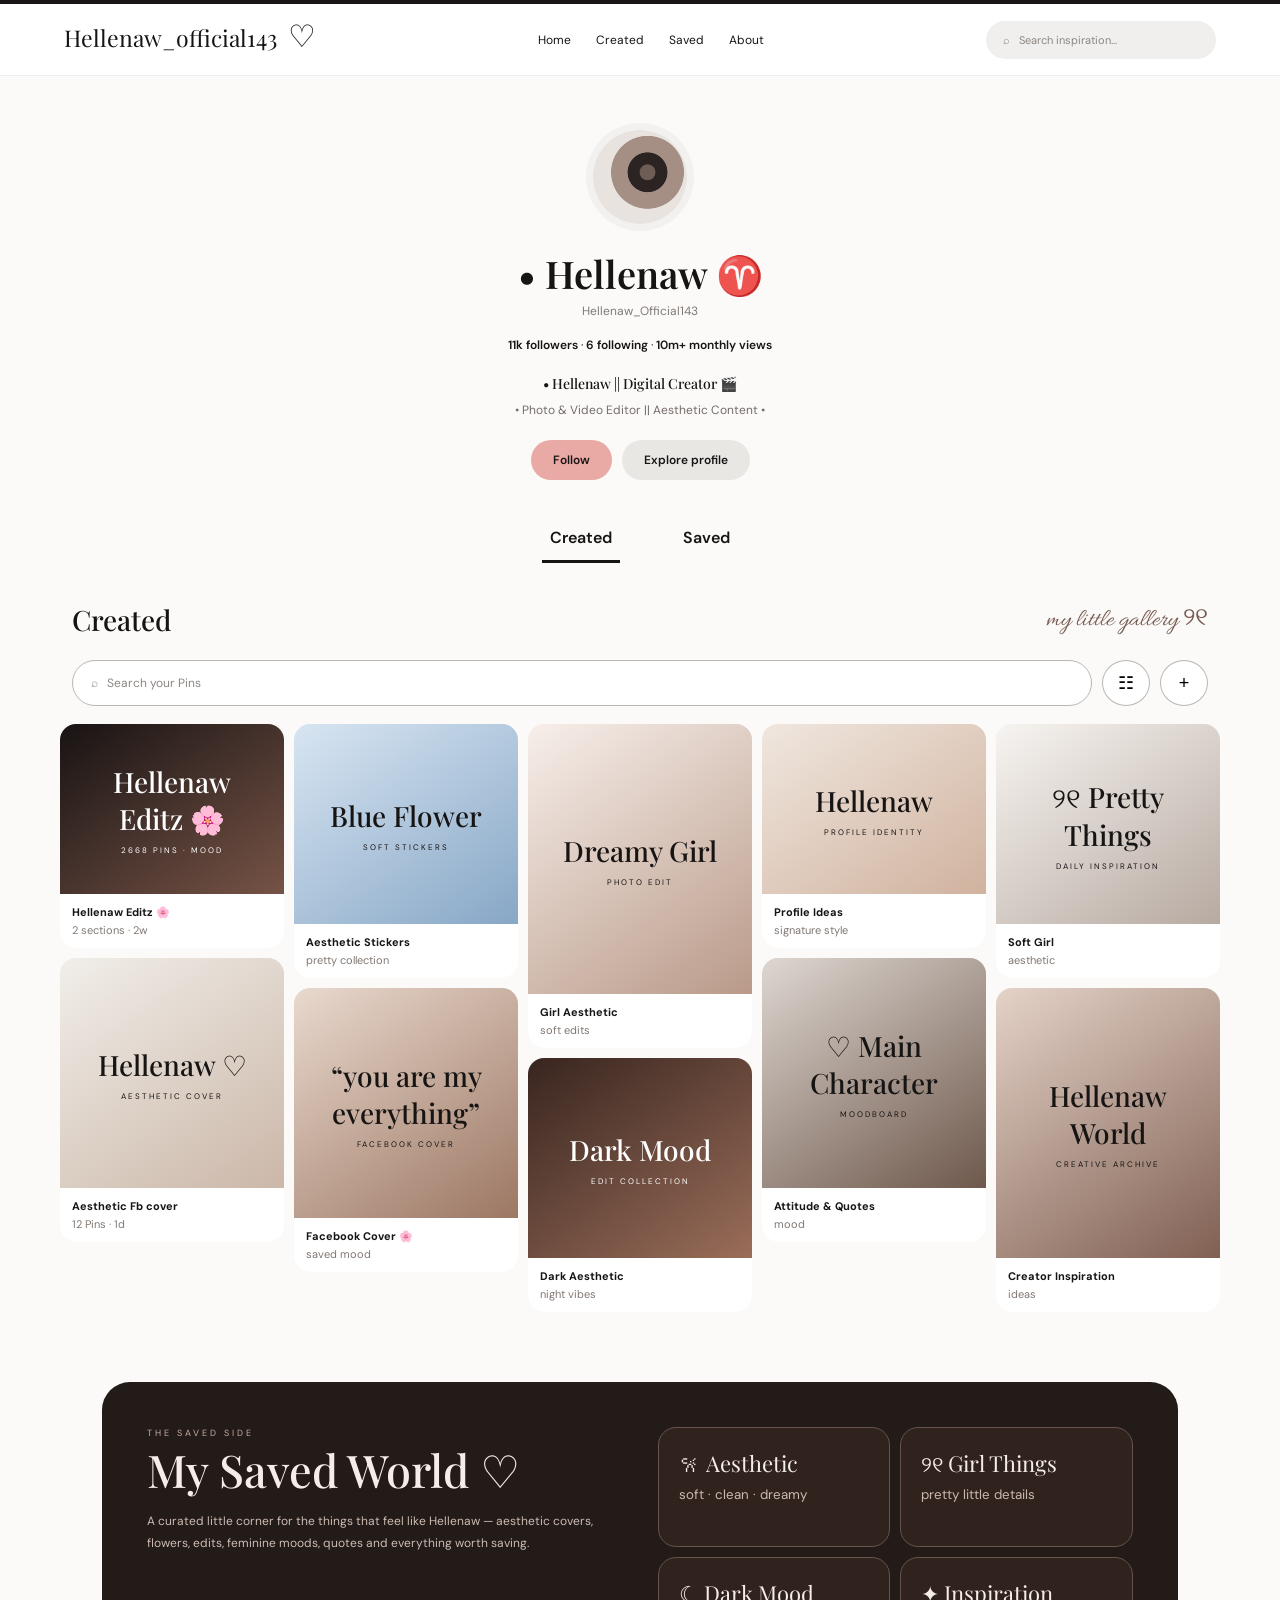
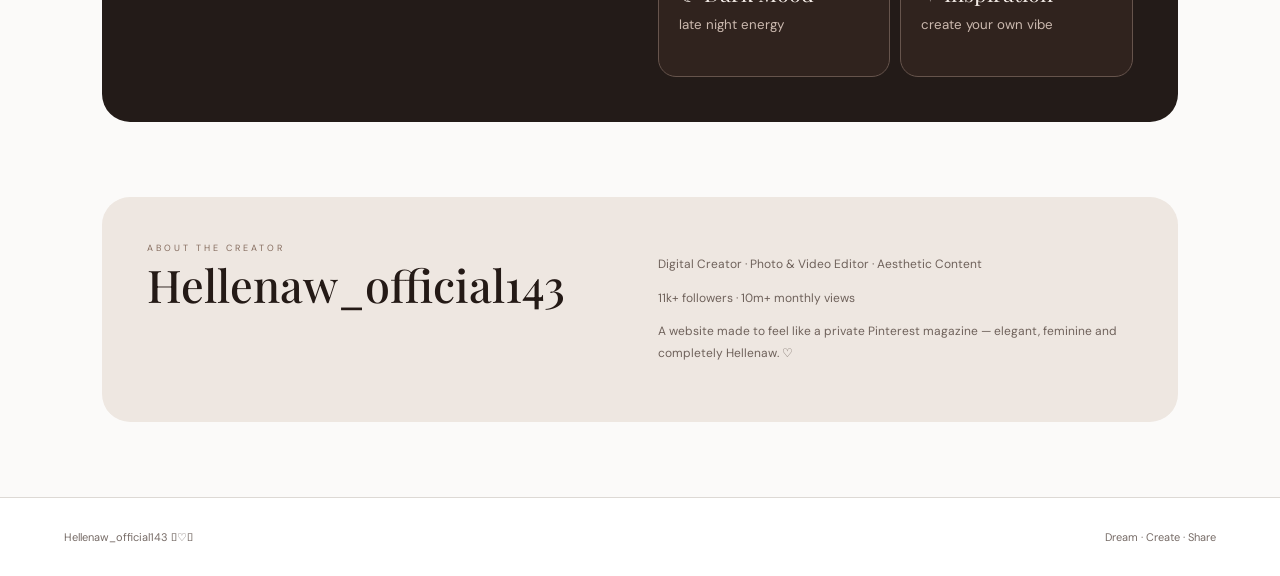
<file: Hellenaw_official143_Pinterest_Aesthetic_V2-2.html>
<!DOCTYPE html>
<html lang="en">
<head>
<meta charset="UTF-8">
<meta name="viewport" content="width=device-width, initial-scale=1.0">
<title>Hellenaw_official143 · Pinterest</title>
<style>
@import url('https://fonts.googleapis.com/css2?family=Playfair+Display:wght@500;600&family=DM+Sans:wght@400;500;600&family=Allura&display=swap');
:root{--bg:#fbfaf9;--ink:#171414;--soft:#eceae7;--brown:#5a3d31;--pink:#e9aaa6;--line:#ddd9d5}
*{box-sizing:border-box}html{scroll-behavior:smooth}body{margin:0;background:var(--bg);color:var(--ink);font-family:"DM Sans",sans-serif}
a{text-decoration:none;color:inherit}.top{height:4px;background:#191515}
.nav{height:72px;background:#fff;display:flex;align-items:center;justify-content:space-between;padding:0 5%;position:sticky;top:0;z-index:20;border-bottom:1px solid #eee}
.brand{font-family:"Playfair Display",serif;font-size:23px}.brand span{font-family:Allura;font-size:31px;margin-left:5px}
.navlinks{display:flex;gap:25px;font-size:12px}.navlinks a:hover{text-decoration:underline}
.search{width:230px;background:#f1efed;border-radius:28px;padding:12px 17px;color:#8b8581;font-size:11px}
.hero{max-width:1120px;margin:auto;text-align:center;padding:54px 20px 28px}
.avatar{width:94px;height:94px;border-radius:50%;margin:auto;background:radial-gradient(circle at 58% 45%,#6e5d54 0 10%,#2c2422 11% 26%,#a58e83 27% 48%,#e8e3df 49% 100%);box-shadow:0 0 0 7px #f3f1ef}
.hero h1{font:600 38px "Playfair Display";margin:24px 0 4px}.handle{color:#807873;font-size:12px}.stats{font-size:12px;margin:18px 0}.stats b{font-weight:600}
.bio{font:500 14px "Playfair Display";line-height:1.8}.subbio{color:#756c68;font-size:12px;margin-top:6px}.actions{margin:22px 0;display:flex;justify-content:center;gap:10px}.btn{padding:12px 22px;border-radius:25px;font-size:12px;font-weight:600}.primary{background:var(--pink)}.secondary{background:#e9e7e4}
.tabs{display:flex;justify-content:center;gap:55px;margin-top:35px;font-weight:600}.tabs a{padding:12px 8px}.tabs .active{border-bottom:3px solid #171414}
.profileline{max-width:1180px;margin:10px auto 0;padding:0 22px;display:flex;justify-content:space-between;align-items:center}.profileline h2{font:500 28px "Playfair Display";margin:0}.profileline span{font-family:Allura;font-size:25px;color:#765b4e}
.tools{max-width:1180px;margin:22px auto 18px;padding:0 22px;display:flex;gap:10px}.pinsearch{flex:1;border:1px solid #bbb6b1;border-radius:24px;padding:14px 18px;background:#fff;color:#8b8581;font-size:12px}.filter,.add{width:48px;border:1px solid #bbb6b1;background:white;border-radius:50%;font-size:18px}
.grid{max-width:1180px;margin:auto;padding:0 10px 70px;columns:5 160px;column-gap:10px}
.card{break-inside:avoid;margin-bottom:10px;border-radius:16px;overflow:hidden;background:#eee;position:relative;cursor:pointer}.art{display:flex;align-items:center;justify-content:center;text-align:center;min-height:170px;padding:22px}
.card:nth-child(2n) .art{min-height:230px}.card:nth-child(3n) .art{min-height:200px}.card:nth-child(5n) .art{min-height:270px}
.art h3{font:500 28px "Playfair Display";margin:0}.art small{display:block;font-size:8px;letter-spacing:2px;margin-top:8px;text-transform:uppercase}
.c1{background:linear-gradient(145deg,#181313,#765346);color:white}.c2{background:linear-gradient(145deg,#f1eee9,#cbb7a8)}.c3{background:linear-gradient(145deg,#d8e5f2,#87a7c6)}.c4{background:linear-gradient(145deg,#e9d9ce,#9c7763)}.c5{background:linear-gradient(145deg,#f7efea,#b99a89)}.c6{background:linear-gradient(145deg,#38251f,#9a6d59);color:white}.c7{background:linear-gradient(145deg,#f0e7df,#d0b29e)}.c8{background:linear-gradient(145deg,#ded7d1,#6e584c)}.c9{background:linear-gradient(145deg,#f7f4f1,#b7aaa1)}.c10{background:linear-gradient(145deg,#e5d3c8,#806053)}
.label{background:#fff;padding:11px 12px;font-size:11px}.label b{display:block;margin-bottom:4px}.label span{color:#817873}
.collection{max-width:1120px;margin:0 auto 75px;padding:0 22px}.collectionbox{background:#231b18;color:#f5ede8;border-radius:28px;padding:45px;display:grid;grid-template-columns:1fr 1fr;gap:35px}.collectionbox h2{font:500 45px "Playfair Display";margin:0 0 10px}.collectionbox p{color:#cdbcb3;line-height:1.8;font-size:12px}.minirow{display:grid;grid-template-columns:1fr 1fr;gap:10px}.mini{border:1px solid #66544c;border-radius:18px;padding:20px;min-height:120px;background:#30231e}.mini strong{font:22px "Playfair Display"}.mini small{display:block;margin-top:8px;color:#cbb9af}
footer{background:#fff;border-top:1px solid var(--line);padding:32px 5%;display:flex;justify-content:space-between;color:#766b66;font-size:11px}
@media(max-width:800px){.navlinks{display:none}.search{width:130px}.grid{columns:3 130px}.collectionbox{grid-template-columns:1fr;padding:30px}.tabs{gap:30px}}
@media(max-width:500px){.nav{padding:0 15px}.brand{font-size:18px}.search{display:none}.hero{padding-top:35px}.hero h1{font-size:31px}.grid{columns:2 125px;padding-left:5px;padding-right:5px}.profileline{padding:0 15px}.tools{padding:0 15px}.collection{padding:0 15px}.minirow{grid-template-columns:1fr 1fr}}
</style>
</head>
<body>
<div class="top"></div>
<header class="nav">
  <a class="brand" href="#home">Hellenaw_official143 <span>♡</span></a>
  <div class="navlinks"><a href="#home">Home</a><a href="#created">Created</a><a href="#saved">Saved</a><a href="#about">About</a></div>
  <div class="search">⌕ &nbsp; Search inspiration...</div>
</header>

<section class="hero" id="home">
  <div class="avatar"></div>
  <h1>• Hellenaw ♈</h1>
  <div class="handle">Hellenaw_Official143</div>
  <div class="stats"><b>11k followers</b> · <b>6 following</b> · <b>10m+ monthly views</b></div>
  <div class="bio">• Hellenaw || Digital Creator 🎬</div>
  <div class="subbio">• Photo & Video Editor || Aesthetic Content •</div>
  <div class="actions"><a class="btn primary" href="https://www.pinterest.com/hellenaw_official143/" target="_blank">Follow</a><a class="btn secondary" href="#created">Explore profile</a></div>
  <div class="tabs"><a class="active" href="#created">Created</a><a href="#saved">Saved</a></div>
</section>

<section id="created">
<div class="profileline"><h2>Created</h2><span>my little gallery ୨୧</span></div>
<div class="tools"><div class="pinsearch">⌕ &nbsp; Search your Pins</div><button class="filter">☷</button><button class="add">+</button></div>
<div class="grid">
  <article class="card"><div class="art c1"><div><h3>Hellenaw Editz 🌸</h3><small>2668 pins · mood</small></div></div><div class="label"><b>Hellenaw Editz 🌸</b><span>2 sections · 2w</span></div></article>
  <article class="card"><div class="art c2"><div><h3>Hellenaw ♡</h3><small>aesthetic cover</small></div></div><div class="label"><b>Aesthetic Fb cover</b><span>12 Pins · 1d</span></div></article>
  <article class="card"><div class="art c3"><div><h3>Blue Flower</h3><small>soft stickers</small></div></div><div class="label"><b>Aesthetic Stickers</b><span>pretty collection</span></div></article>
  <article class="card"><div class="art c4"><div><h3>“you are my everything”</h3><small>Facebook cover</small></div></div><div class="label"><b>Facebook Cover 🌸</b><span>saved mood</span></div></article>
  <article class="card"><div class="art c5"><div><h3>Dreamy Girl</h3><small>photo edit</small></div></div><div class="label"><b>Girl Aesthetic</b><span>soft edits</span></div></article>
  <article class="card"><div class="art c6"><div><h3>Dark Mood</h3><small>edit collection</small></div></div><div class="label"><b>Dark Aesthetic</b><span>night vibes</span></div></article>
  <article class="card"><div class="art c7"><div><h3>Hellenaw</h3><small>profile identity</small></div></div><div class="label"><b>Profile Ideas</b><span>signature style</span></div></article>
  <article class="card"><div class="art c8"><div><h3>♡ Main Character</h3><small>moodboard</small></div></div><div class="label"><b>Attitude & Quotes</b><span>mood</span></div></article>
  <article class="card"><div class="art c9"><div><h3>୨୧ Pretty Things</h3><small>daily inspiration</small></div></div><div class="label"><b>Soft Girl</b><span>aesthetic</span></div></article>
  <article class="card"><div class="art c10"><div><h3>Hellenaw World</h3><small>creative archive</small></div></div><div class="label"><b>Creator Inspiration</b><span>ideas</span></div></article>
</div>
</section>

<section class="collection" id="saved">
<div class="collectionbox">
<div><div style="letter-spacing:3px;font-size:9px;color:#c7ada0">THE SAVED SIDE</div><h2>My Saved World ♡</h2><p>A curated little corner for the things that feel like Hellenaw — aesthetic covers, flowers, edits, feminine moods, quotes and everything worth saving.</p></div>
<div class="minirow">
<div class="mini"><strong>𐙚 Aesthetic</strong><small>soft · clean · dreamy</small></div>
<div class="mini"><strong>୨୧ Girl Things</strong><small>pretty little details</small></div>
<div class="mini"><strong>☾ Dark Mood</strong><small>late night energy</small></div>
<div class="mini"><strong>✦ Inspiration</strong><small>create your own vibe</small></div>
</div>
</div>
</section>

<section class="collection" id="about">
<div class="collectionbox" style="background:#eee7e1;color:#241a16">
<div><div style="letter-spacing:3px;font-size:9px;color:#856c5e">ABOUT THE CREATOR</div><h2>Hellenaw_official143</h2></div>
<div><p style="color:#6f625b">Digital Creator · Photo & Video Editor · Aesthetic Content</p><p style="color:#6f625b">11k+ followers · 10m+ monthly views</p><p style="color:#6f625b">A website made to feel like a private Pinterest magazine — elegant, feminine and completely Hellenaw. ♡</p></div>
</div>
</section>

<footer><span>Hellenaw_official143 𓆩♡𓆪</span><span>Dream · Create · Share</span></footer>
</body>
</html>
</file>
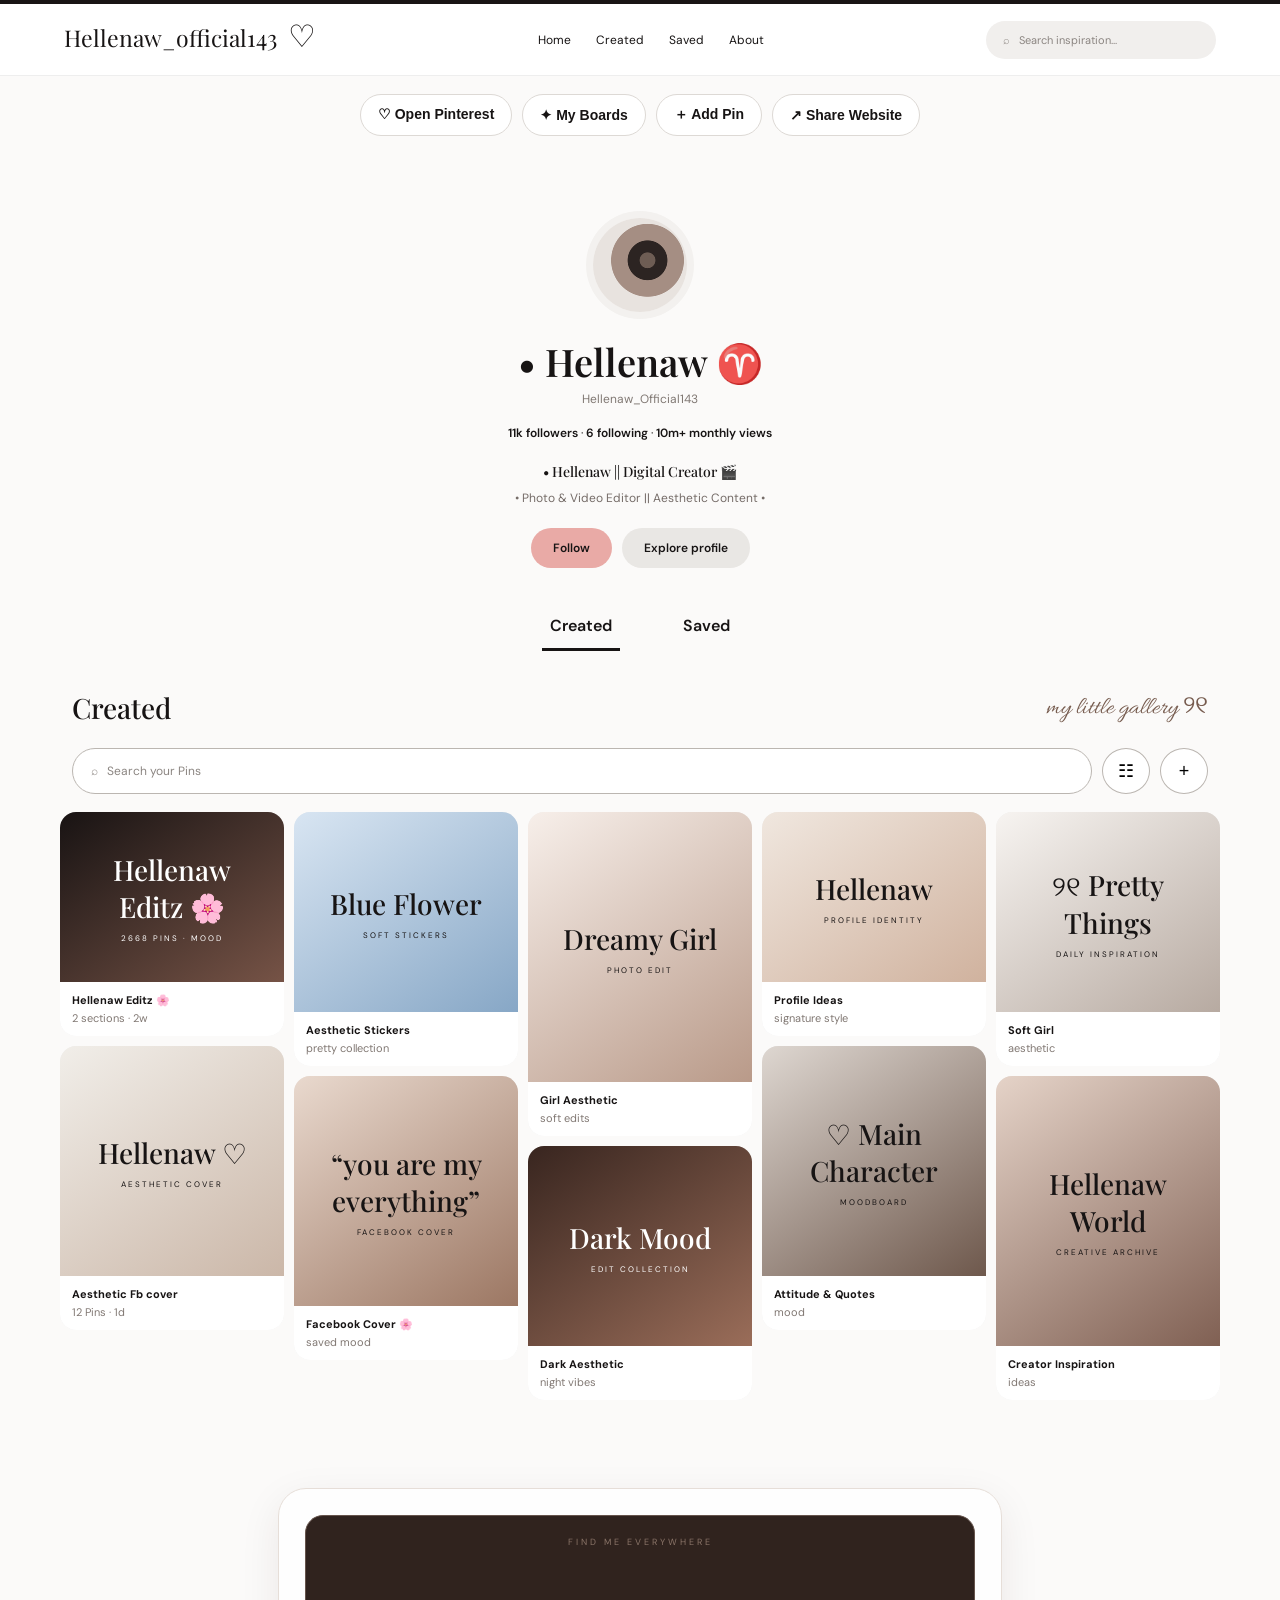
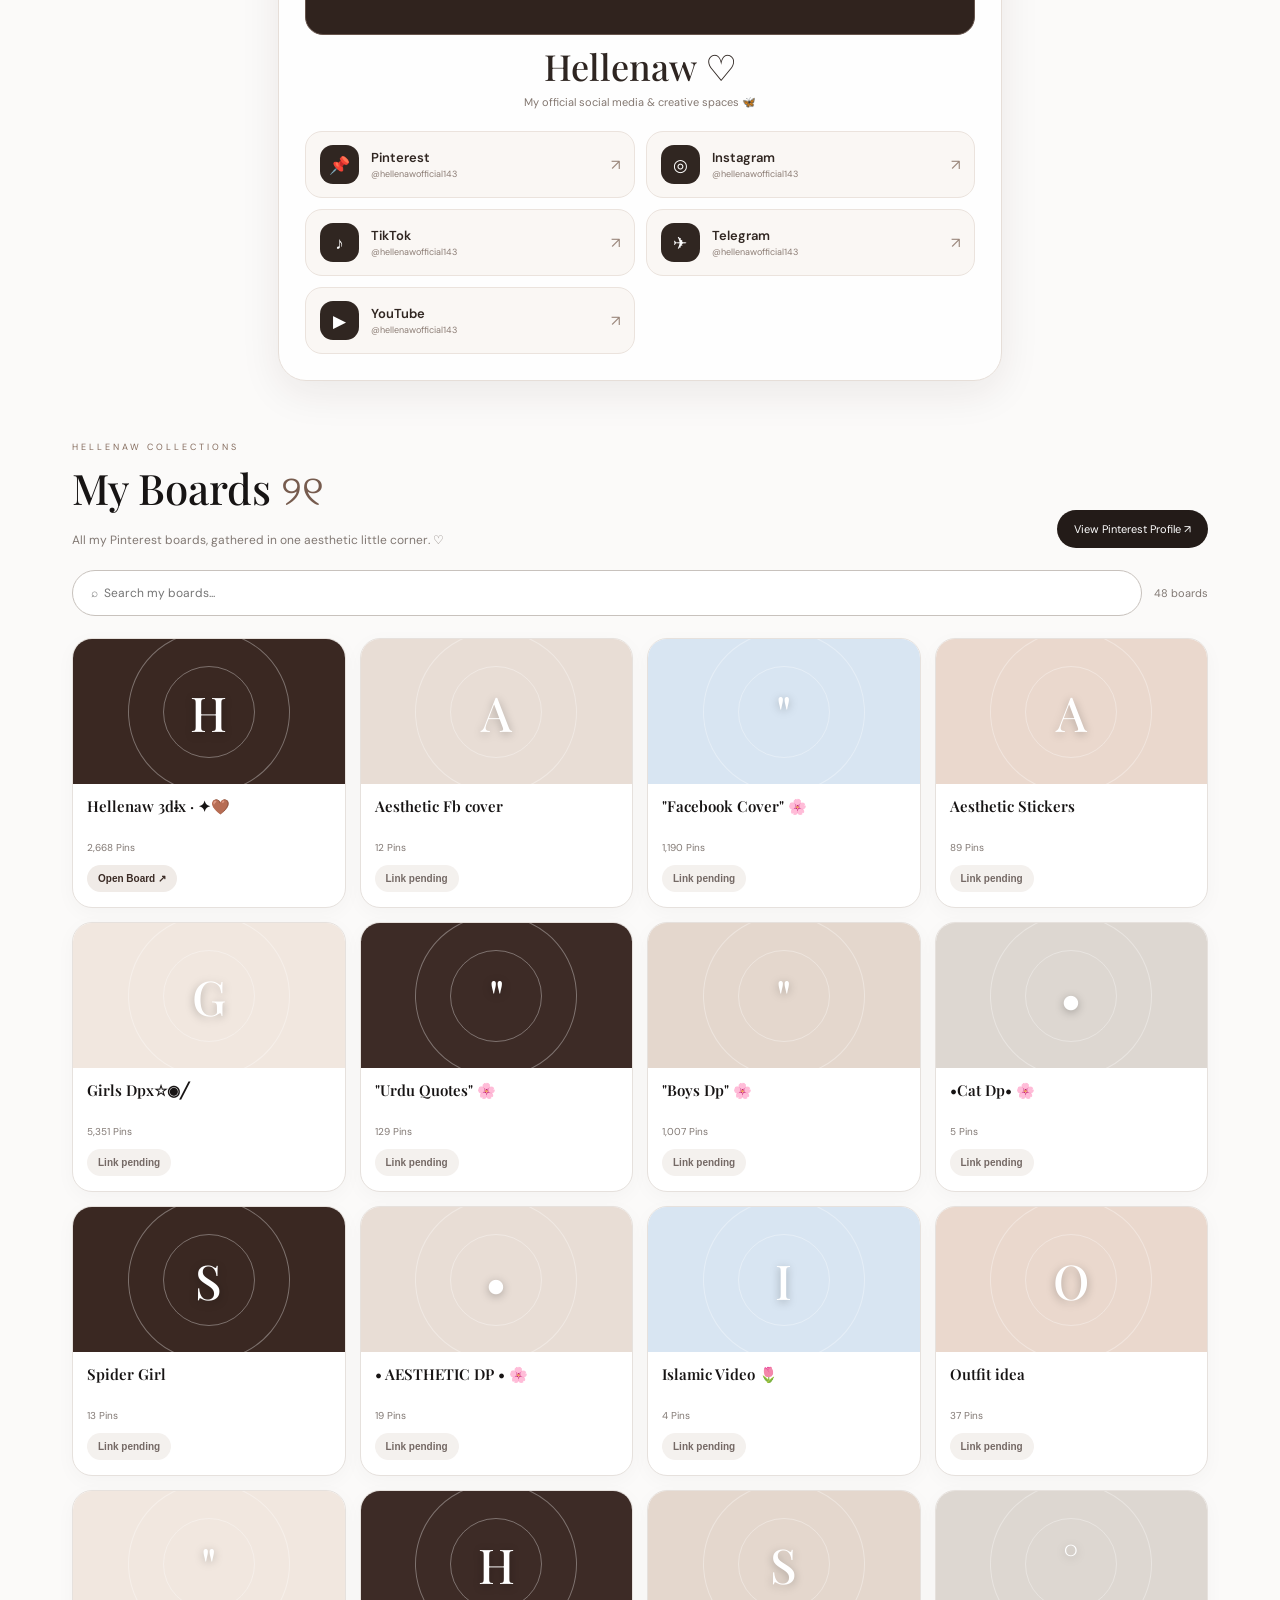
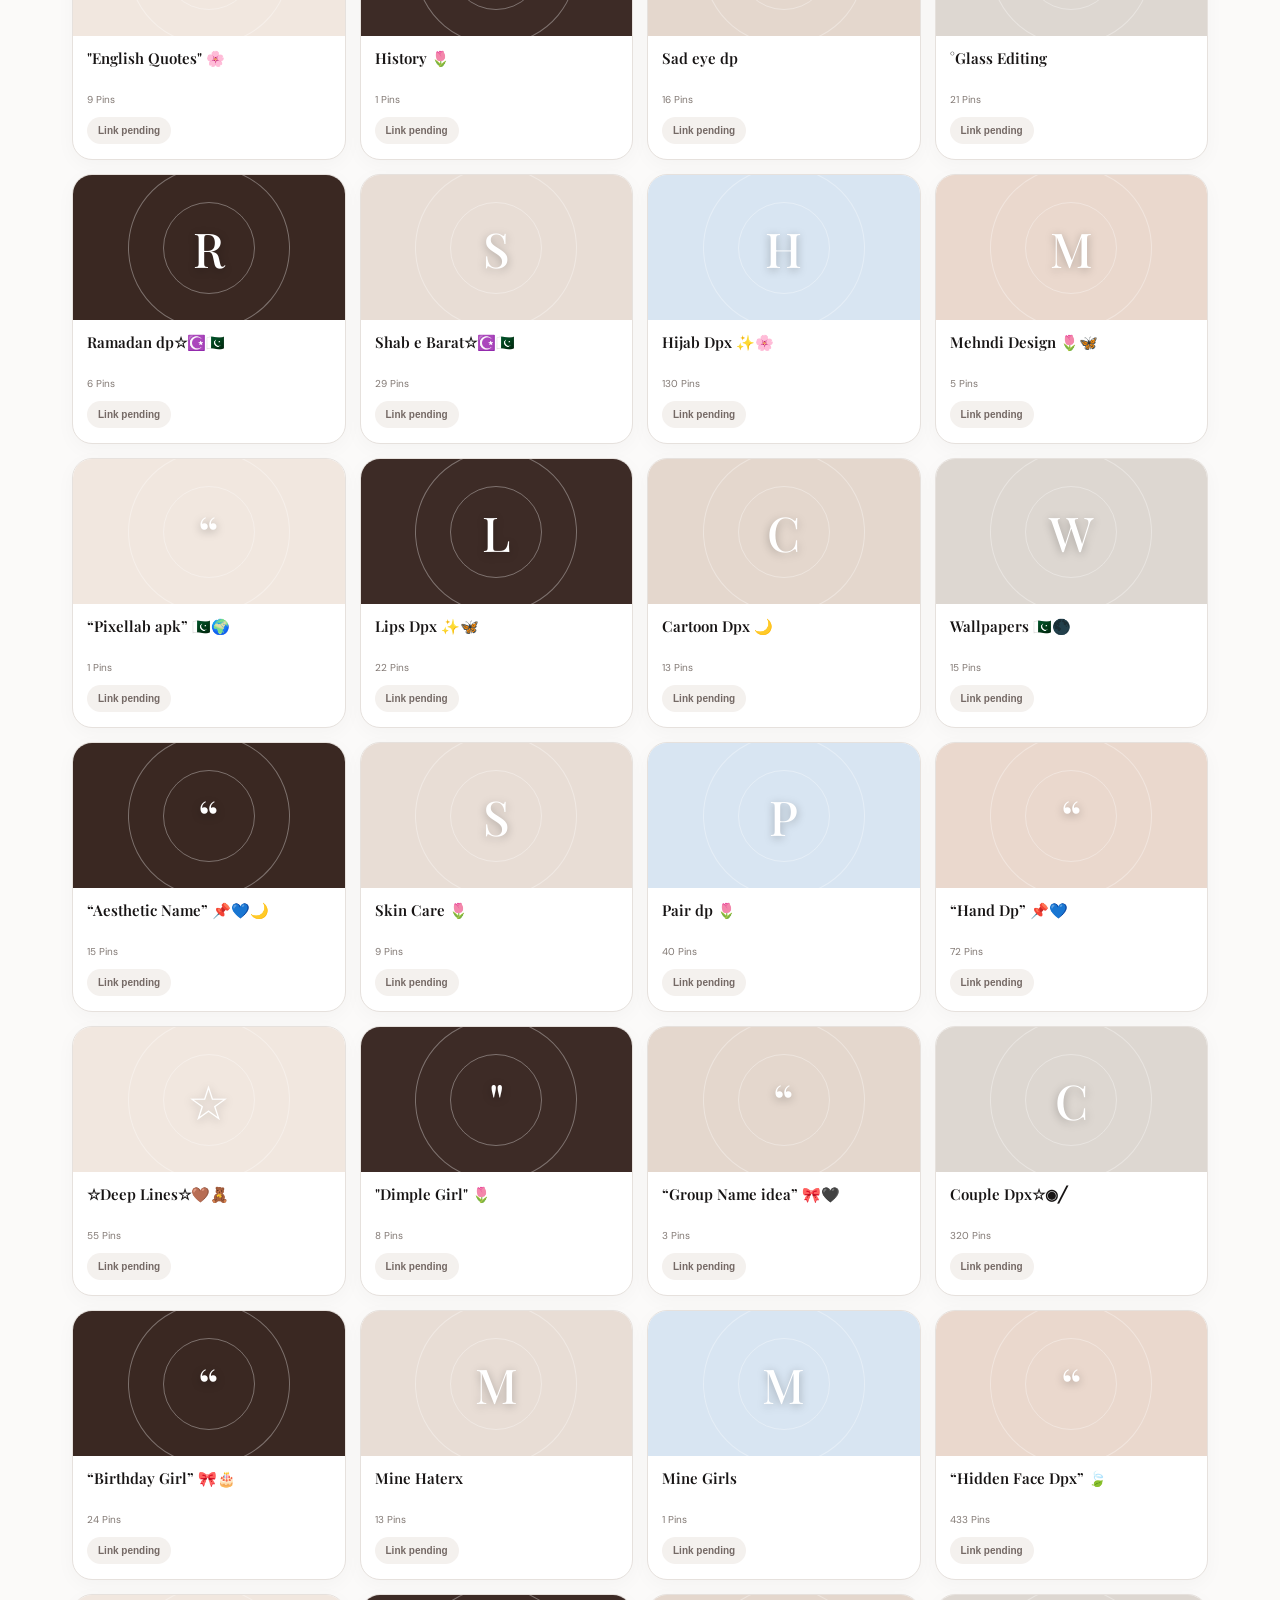
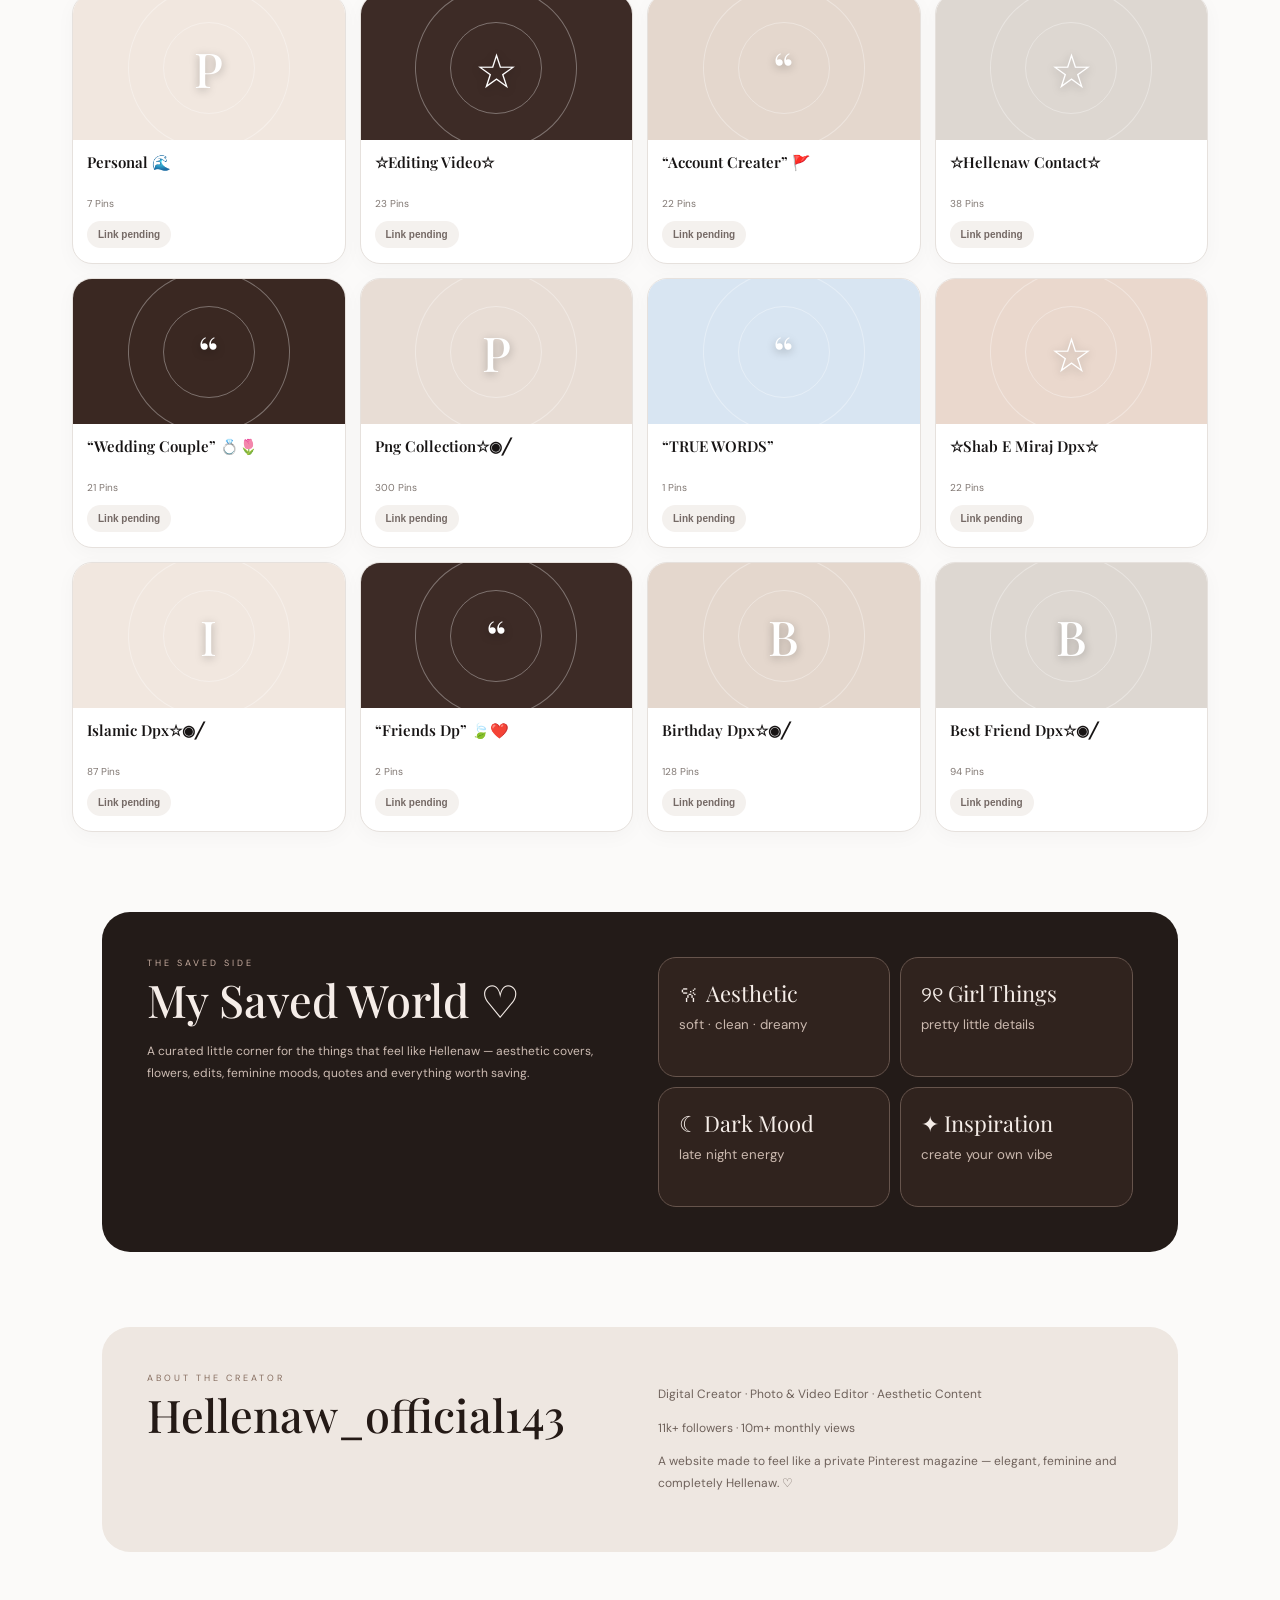
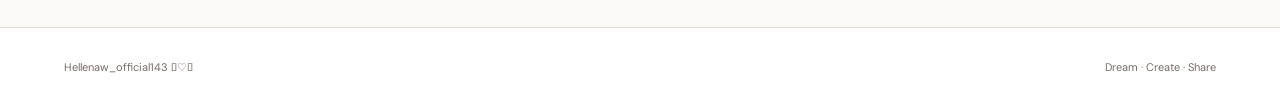
<file: index-2.html>
<!DOCTYPE html>
<html lang="en">
<head>
<meta charset="UTF-8">
<meta name="viewport" content="width=device-width, initial-scale=1.0">
<title>Hellenaw_official143 · Pinterest</title>
<style>
@import url('https://fonts.googleapis.com/css2?family=Playfair+Display:wght@500;600&family=DM+Sans:wght@400;500;600&family=Allura&display=swap');
:root{--bg:#fbfaf9;--ink:#171414;--soft:#eceae7;--brown:#5a3d31;--pink:#e9aaa6;--line:#ddd9d5}
*{box-sizing:border-box}html{scroll-behavior:smooth}body{margin:0;background:var(--bg);color:var(--ink);font-family:"DM Sans",sans-serif}
a{text-decoration:none;color:inherit}.top{height:4px;background:#191515}
.nav{height:72px;background:#fff;display:flex;align-items:center;justify-content:space-between;padding:0 5%;position:sticky;top:0;z-index:20;border-bottom:1px solid #eee}
.brand{font-family:"Playfair Display",serif;font-size:23px}.brand span{font-family:Allura;font-size:31px;margin-left:5px}
.navlinks{display:flex;gap:25px;font-size:12px}.navlinks a:hover{text-decoration:underline}
.search{width:230px;background:#f1efed;border-radius:28px;padding:12px 17px;color:#8b8581;font-size:11px}
.hero{max-width:1120px;margin:auto;text-align:center;padding:54px 20px 28px}
.avatar{width:94px;height:94px;border-radius:50%;margin:auto;background:radial-gradient(circle at 58% 45%,#6e5d54 0 10%,#2c2422 11% 26%,#a58e83 27% 48%,#e8e3df 49% 100%);box-shadow:0 0 0 7px #f3f1ef}
.hero h1{font:600 38px "Playfair Display";margin:24px 0 4px}.handle{color:#807873;font-size:12px}.stats{font-size:12px;margin:18px 0}.stats b{font-weight:600}
.bio{font:500 14px "Playfair Display";line-height:1.8}.subbio{color:#756c68;font-size:12px;margin-top:6px}.actions{margin:22px 0;display:flex;justify-content:center;gap:10px}.btn{padding:12px 22px;border-radius:25px;font-size:12px;font-weight:600}.primary{background:var(--pink)}.secondary{background:#e9e7e4}
.tabs{display:flex;justify-content:center;gap:55px;margin-top:35px;font-weight:600}.tabs a{padding:12px 8px}.tabs .active{border-bottom:3px solid #171414}
.profileline{max-width:1180px;margin:10px auto 0;padding:0 22px;display:flex;justify-content:space-between;align-items:center}.profileline h2{font:500 28px "Playfair Display";margin:0}.profileline span{font-family:Allura;font-size:25px;color:#765b4e}
.tools{max-width:1180px;margin:22px auto 18px;padding:0 22px;display:flex;gap:10px}.pinsearch{flex:1;border:1px solid #bbb6b1;border-radius:24px;padding:14px 18px;background:#fff;color:#8b8581;font-size:12px}.filter,.add{width:48px;border:1px solid #bbb6b1;background:white;border-radius:50%;font-size:18px}
.grid{max-width:1180px;margin:auto;padding:0 10px 70px;columns:5 160px;column-gap:10px}
.card{break-inside:avoid;margin-bottom:10px;border-radius:16px;overflow:hidden;background:#eee;position:relative;cursor:pointer}.art{display:flex;align-items:center;justify-content:center;text-align:center;min-height:170px;padding:22px}
.card:nth-child(2n) .art{min-height:230px}.card:nth-child(3n) .art{min-height:200px}.card:nth-child(5n) .art{min-height:270px}
.art h3{font:500 28px "Playfair Display";margin:0}.art small{display:block;font-size:8px;letter-spacing:2px;margin-top:8px;text-transform:uppercase}
.c1{background:linear-gradient(145deg,#181313,#765346);color:white}.c2{background:linear-gradient(145deg,#f1eee9,#cbb7a8)}.c3{background:linear-gradient(145deg,#d8e5f2,#87a7c6)}.c4{background:linear-gradient(145deg,#e9d9ce,#9c7763)}.c5{background:linear-gradient(145deg,#f7efea,#b99a89)}.c6{background:linear-gradient(145deg,#38251f,#9a6d59);color:white}.c7{background:linear-gradient(145deg,#f0e7df,#d0b29e)}.c8{background:linear-gradient(145deg,#ded7d1,#6e584c)}.c9{background:linear-gradient(145deg,#f7f4f1,#b7aaa1)}.c10{background:linear-gradient(145deg,#e5d3c8,#806053)}
.label{background:#fff;padding:11px 12px;font-size:11px}.label b{display:block;margin-bottom:4px}.label span{color:#817873}
.collection{max-width:1120px;margin:0 auto 75px;padding:0 22px}.collectionbox{background:#231b18;color:#f5ede8;border-radius:28px;padding:45px;display:grid;grid-template-columns:1fr 1fr;gap:35px}.collectionbox h2{font:500 45px "Playfair Display";margin:0 0 10px}.collectionbox p{color:#cdbcb3;line-height:1.8;font-size:12px}.minirow{display:grid;grid-template-columns:1fr 1fr;gap:10px}.mini{border:1px solid #66544c;border-radius:18px;padding:20px;min-height:120px;background:#30231e}.mini strong{font:22px "Playfair Display"}.mini small{display:block;margin-top:8px;color:#cbb9af}
footer{background:#fff;border-top:1px solid var(--line);padding:32px 5%;display:flex;justify-content:space-between;color:#766b66;font-size:11px}
@media(max-width:800px){.navlinks{display:none}.search{width:130px}.grid{columns:3 130px}.collectionbox{grid-template-columns:1fr;padding:30px}.tabs{gap:30px}}
@media(max-width:500px){.nav{padding:0 15px}.brand{font-size:18px}.search{display:none}.hero{padding-top:35px}.hero h1{font-size:31px}.grid{columns:2 125px;padding-left:5px;padding-right:5px}.profileline{padding:0 15px}.tools{padding:0 15px}.collection{padding:0 15px}.minirow{grid-template-columns:1fr 1fr}}
</style>

<style>
.actionbar{display:flex;gap:10px;justify-content:center;flex-wrap:wrap;margin:18px auto 28px}
.actionbar button,.actionbar a{border:1px solid var(--line);background:#fff;border-radius:999px;padding:11px 17px;font:600 14px Arial,sans-serif;cursor:pointer;text-decoration:none;color:#171414}
.actionbar button:hover,.actionbar a:hover{transform:translateY(-2px)}
.toast{position:fixed;left:50%;bottom:22px;transform:translateX(-50%) translateY(20px);background:#171414;color:#fff;padding:11px 16px;border-radius:999px;font:600 13px Arial,sans-serif;opacity:0;pointer-events:none;transition:.25s;z-index:9999}
.toast.show{opacity:1;transform:translateX(-50%) translateY(0)}
.modal{position:fixed;inset:0;background:#0008;display:none;align-items:center;justify-content:center;z-index:9998;padding:20px}
.modal.open{display:flex}.modalbox{width:min(430px,100%);background:#fff;border-radius:22px;padding:24px}
.modalbox h3{margin:0 0 15px;font:600 25px "Playfair Display",serif}
.modalbox input{width:100%;box-sizing:border-box;padding:12px 14px;border:1px solid #ddd;border-radius:12px;margin:7px 0;font-size:14px}
.modal-actions{display:flex;gap:9px;margin-top:12px}.modal-actions button{flex:1}
</style>



<link rel="stylesheet" href="style.css">

<style id="hellenaw-social-css">
.social-hub{max-width:760px;margin:18px auto 60px;padding:0 18px}
.social-card{background:rgba(255,255,255,.82);border:1px solid #e6ded8;border-radius:28px;padding:26px;box-shadow:0 12px 40px rgba(45,30,24,.08)}
.social-title{text-align:center}
.social-title .mini{font-size:9px;letter-spacing:3px;color:#8a7468}
.social-title h2{font:500 36px "Playfair Display",serif;margin:7px 0 5px;color:#2e2521}
.social-title p{font-size:11px;color:#837770;margin:0 0 22px}
.social-links{display:grid;grid-template-columns:1fr 1fr;gap:11px}
.social-link{display:flex;align-items:center;gap:12px;text-decoration:none;color:#302621;background:#faf7f4;border:1px solid #ebe3dd;border-radius:17px;padding:13px 14px;transition:.2s}
.social-link:hover{transform:translateY(-2px);background:#f2e9e3;box-shadow:0 8px 18px rgba(45,30,24,.08)}
.social-icon{width:39px;height:39px;border-radius:13px;background:#302621;color:#fff;display:grid;place-items:center;font-size:17px;flex:none}
.social-link strong{display:block;font:600 13px "DM Sans",Arial,sans-serif}
.social-link span{display:block;font-size:9px;color:#8b7c74;margin-top:2px}
.social-arrow{margin-left:auto;font-size:15px;color:#9a877b}
@media(max-width:560px){.social-card{padding:20px 14px;border-radius:23px}.social-links{grid-template-columns:1fr}.social-title h2{font-size:31px}}
</style>

</head>
<body>
<div class="top"></div>
<header class="nav">
  <a class="brand" href="#home">Hellenaw_official143 <span>♡</span></a>
  <div class="navlinks"><a href="#home">Home</a><a href="#created">Created</a><a href="#saved">Saved</a><a href="#about">About</a></div>
  <div class="search">⌕ &nbsp; Search inspiration...</div>
</header>
<div class="actionbar">
  <a href="https://www.pinterest.com/hellenaw_official143/" target="_blank" rel="noopener">♡ Open Pinterest</a>
  <button onclick="scrollToBoards()">✦ My Boards</button>
  <button onclick="openAddPin()">＋ Add Pin</button>
  <button onclick="shareSite()">↗ Share Website</button>
</div>


<section class="hero" id="home">
  <div class="avatar"></div>
  <h1>• Hellenaw ♈</h1>
  <div class="handle">Hellenaw_Official143</div>
  <div class="stats"><b>11k followers</b> · <b>6 following</b> · <b>10m+ monthly views</b></div>
  <div class="bio">• Hellenaw || Digital Creator 🎬</div>
  <div class="subbio">• Photo & Video Editor || Aesthetic Content •</div>
  <div class="actions"><a class="btn primary" href="https://www.pinterest.com/hellenaw_official143/" target="_blank">Follow</a><a class="btn secondary" href="#created">Explore profile</a></div>
  <div class="tabs"><a class="active" href="#created">Created</a><a href="#saved">Saved</a></div>
</section>

<section id="created">
<div class="profileline"><h2>Created</h2><span>my little gallery ୨୧</span></div>
<div class="tools"><div class="pinsearch">⌕ &nbsp; Search your Pins</div><button class="filter">☷</button><button class="add">+</button></div>
<div class="grid">
  <article class="card"><div class="art c1"><div><h3>Hellenaw Editz 🌸</h3><small>2668 pins · mood</small></div></div><div class="label"><b>Hellenaw Editz 🌸</b><span>2 sections · 2w</span></div></article>
  <article class="card"><div class="art c2"><div><h3>Hellenaw ♡</h3><small>aesthetic cover</small></div></div><div class="label"><b>Aesthetic Fb cover</b><span>12 Pins · 1d</span></div></article>
  <article class="card"><div class="art c3"><div><h3>Blue Flower</h3><small>soft stickers</small></div></div><div class="label"><b>Aesthetic Stickers</b><span>pretty collection</span></div></article>
  <article class="card"><div class="art c4"><div><h3>“you are my everything”</h3><small>Facebook cover</small></div></div><div class="label"><b>Facebook Cover 🌸</b><span>saved mood</span></div></article>
  <article class="card"><div class="art c5"><div><h3>Dreamy Girl</h3><small>photo edit</small></div></div><div class="label"><b>Girl Aesthetic</b><span>soft edits</span></div></article>
  <article class="card"><div class="art c6"><div><h3>Dark Mood</h3><small>edit collection</small></div></div><div class="label"><b>Dark Aesthetic</b><span>night vibes</span></div></article>
  <article class="card"><div class="art c7"><div><h3>Hellenaw</h3><small>profile identity</small></div></div><div class="label"><b>Profile Ideas</b><span>signature style</span></div></article>
  <article class="card"><div class="art c8"><div><h3>♡ Main Character</h3><small>moodboard</small></div></div><div class="label"><b>Attitude & Quotes</b><span>mood</span></div></article>
  <article class="card"><div class="art c9"><div><h3>୨୧ Pretty Things</h3><small>daily inspiration</small></div></div><div class="label"><b>Soft Girl</b><span>aesthetic</span></div></article>
  <article class="card"><div class="art c10"><div><h3>Hellenaw World</h3><small>creative archive</small></div></div><div class="label"><b>Creator Inspiration</b><span>ideas</span></div></article>
</div>
</section>



<section class="social-hub" id="socials">
  <div class="social-card">
    <div class="social-title">
      <div class="mini">FIND ME EVERYWHERE</div>
      <h2>Hellenaw ♡</h2>
      <p>My official social media & creative spaces 🦋</p>
    </div>
    <div class="social-links">
      <a class="social-link" href="https://pin.it/21yx7ejli" target="_blank" rel="noopener">
        <div class="social-icon">📌</div><div><strong>Pinterest</strong><span>@hellenawofficial143</span></div><div class="social-arrow">↗</div>
      </a>
      <a class="social-link" href="https://www.instagram.com/hellenawofficial143?stkn=dnY4cHduNzN4ems2" target="_blank" rel="noopener">
        <div class="social-icon">◎</div><div><strong>Instagram</strong><span>@hellenawofficial143</span></div><div class="social-arrow">↗</div>
      </a>
      <a class="social-link" href="https://www.tiktok.com/@hellenawofficial143?_r=1&_t=ZS-99kKHW8N9vD" target="_blank" rel="noopener">
        <div class="social-icon">♪</div><div><strong>TikTok</strong><span>@hellenawofficial143</span></div><div class="social-arrow">↗</div>
      </a>
      <a class="social-link" href="https://t.me/hellenawofficial143" target="_blank" rel="noopener">
        <div class="social-icon">✈</div><div><strong>Telegram</strong><span>@hellenawofficial143</span></div><div class="social-arrow">↗</div>
      </a>
      <a class="social-link" href="https://youtube.com/@hellenawofficial143?si=T6FtDCyD_5Onyowa" target="_blank" rel="noopener">
        <div class="social-icon">▶</div><div><strong>YouTube</strong><span>@hellenawofficial143</span></div><div class="social-arrow">↗</div>
      </a>
    </div>
  </div>
</section>

<section class="boards-next" id="boards">
  <div class="boards-heading">
    <div>
      <div class="eyebrow">HELLENAW COLLECTIONS</div>
      <h2>My Boards <span>୨୧</span></h2>
      <p>All my Pinterest boards, gathered in one aesthetic little corner. ♡</p>
    </div>
    <a class="profile-board-link" href="https://www.pinterest.com/hellenaw_official143/" target="_blank" rel="noopener">View Pinterest Profile ↗</a>
  </div>
  <div class="board-search-wrap">
    <input id="boardSearch" class="board-search" placeholder="⌕  Search my boards..." oninput="filterBoards()">
    <span id="boardCount">48 boards</span>
  </div>
  <div class="board-grid">
    <article class="board-card" data-name="hellenaw 3dɨx · ✦🤎"><div class="board-cover" style="--cover:#3a2822"><span>H</span></div><div class="board-info"><h3>Hellenaw 3dɨx · ✦🤎</h3><p>2,668 Pins</p><a class="board-open" href="https://pin.it/5tkd9k4Jn" target="_blank" rel="noopener">Open Board ↗</a></div></article><article class="board-card" data-name="aesthetic fb cover"><div class="board-cover" style="--cover:#e8ddd5"><span>A</span></div><div class="board-info"><h3>Aesthetic Fb cover</h3><p>12 Pins</p><button class="board-open muted" onclick="toast('Is board ka direct link abhi add nahi hua 🤎')">Link pending</button></div></article><article class="board-card" data-name="&quot;facebook cover&quot; 🌸"><div class="board-cover" style="--cover:#d8e5f2"><span>&quot;</span></div><div class="board-info"><h3>&quot;Facebook Cover&quot; 🌸</h3><p>1,190 Pins</p><button class="board-open muted" onclick="toast('Is board ka direct link abhi add nahi hua 🤎')">Link pending</button></div></article><article class="board-card" data-name="aesthetic stickers"><div class="board-cover" style="--cover:#ead8cd"><span>A</span></div><div class="board-info"><h3>Aesthetic Stickers</h3><p>89 Pins</p><button class="board-open muted" onclick="toast('Is board ka direct link abhi add nahi hua 🤎')">Link pending</button></div></article><article class="board-card" data-name="girls dpx☆◉╱"><div class="board-cover" style="--cover:#f1e7df"><span>G</span></div><div class="board-info"><h3>Girls Dpx☆◉╱</h3><p>5,351 Pins</p><button class="board-open muted" onclick="toast('Is board ka direct link abhi add nahi hua 🤎')">Link pending</button></div></article><article class="board-card" data-name="&quot;urdu quotes&quot; 🌸"><div class="board-cover" style="--cover:#3d2b26"><span>&quot;</span></div><div class="board-info"><h3>&quot;Urdu Quotes&quot; 🌸</h3><p>129 Pins</p><button class="board-open muted" onclick="toast('Is board ka direct link abhi add nahi hua 🤎')">Link pending</button></div></article><article class="board-card" data-name="&quot;boys dp&quot; 🌸"><div class="board-cover" style="--cover:#e4d7cd"><span>&quot;</span></div><div class="board-info"><h3>&quot;Boys Dp&quot; 🌸</h3><p>1,007 Pins</p><button class="board-open muted" onclick="toast('Is board ka direct link abhi add nahi hua 🤎')">Link pending</button></div></article><article class="board-card" data-name="•cat dp• 🌸"><div class="board-cover" style="--cover:#ddd7d1"><span>•</span></div><div class="board-info"><h3>•Cat Dp• 🌸</h3><p>5 Pins</p><button class="board-open muted" onclick="toast('Is board ka direct link abhi add nahi hua 🤎')">Link pending</button></div></article><article class="board-card" data-name="spider girl"><div class="board-cover" style="--cover:#3a2822"><span>S</span></div><div class="board-info"><h3>Spider Girl</h3><p>13 Pins</p><button class="board-open muted" onclick="toast('Is board ka direct link abhi add nahi hua 🤎')">Link pending</button></div></article><article class="board-card" data-name="• aesthetic dp • 🌸"><div class="board-cover" style="--cover:#e8ddd5"><span>•</span></div><div class="board-info"><h3>• AESTHETIC DP • 🌸</h3><p>19 Pins</p><button class="board-open muted" onclick="toast('Is board ka direct link abhi add nahi hua 🤎')">Link pending</button></div></article><article class="board-card" data-name="islamic video 🌷"><div class="board-cover" style="--cover:#d8e5f2"><span>I</span></div><div class="board-info"><h3>Islamic Video 🌷</h3><p>4 Pins</p><button class="board-open muted" onclick="toast('Is board ka direct link abhi add nahi hua 🤎')">Link pending</button></div></article><article class="board-card" data-name="outfit idea"><div class="board-cover" style="--cover:#ead8cd"><span>O</span></div><div class="board-info"><h3>Outfit idea</h3><p>37 Pins</p><button class="board-open muted" onclick="toast('Is board ka direct link abhi add nahi hua 🤎')">Link pending</button></div></article><article class="board-card" data-name="&quot;english quotes&quot; 🌸"><div class="board-cover" style="--cover:#f1e7df"><span>&quot;</span></div><div class="board-info"><h3>&quot;English Quotes&quot; 🌸</h3><p>9 Pins</p><button class="board-open muted" onclick="toast('Is board ka direct link abhi add nahi hua 🤎')">Link pending</button></div></article><article class="board-card" data-name="history 🌷"><div class="board-cover" style="--cover:#3d2b26"><span>H</span></div><div class="board-info"><h3>History 🌷</h3><p>1 Pins</p><button class="board-open muted" onclick="toast('Is board ka direct link abhi add nahi hua 🤎')">Link pending</button></div></article><article class="board-card" data-name="sad eye dp"><div class="board-cover" style="--cover:#e4d7cd"><span>S</span></div><div class="board-info"><h3>Sad eye dp</h3><p>16 Pins</p><button class="board-open muted" onclick="toast('Is board ka direct link abhi add nahi hua 🤎')">Link pending</button></div></article><article class="board-card" data-name="°glass editing"><div class="board-cover" style="--cover:#ddd7d1"><span>°</span></div><div class="board-info"><h3>°Glass Editing</h3><p>21 Pins</p><button class="board-open muted" onclick="toast('Is board ka direct link abhi add nahi hua 🤎')">Link pending</button></div></article><article class="board-card" data-name="ramadan dp☆☪️🇵🇰"><div class="board-cover" style="--cover:#3a2822"><span>R</span></div><div class="board-info"><h3>Ramadan dp☆☪️🇵🇰</h3><p>6 Pins</p><button class="board-open muted" onclick="toast('Is board ka direct link abhi add nahi hua 🤎')">Link pending</button></div></article><article class="board-card" data-name="shab e barat☆☪️🇵🇰"><div class="board-cover" style="--cover:#e8ddd5"><span>S</span></div><div class="board-info"><h3>Shab e Barat☆☪️🇵🇰</h3><p>29 Pins</p><button class="board-open muted" onclick="toast('Is board ka direct link abhi add nahi hua 🤎')">Link pending</button></div></article><article class="board-card" data-name="hijab dpx ✨🌸"><div class="board-cover" style="--cover:#d8e5f2"><span>H</span></div><div class="board-info"><h3>Hijab Dpx ✨🌸</h3><p>130 Pins</p><button class="board-open muted" onclick="toast('Is board ka direct link abhi add nahi hua 🤎')">Link pending</button></div></article><article class="board-card" data-name="mehndi design 🌷🦋"><div class="board-cover" style="--cover:#ead8cd"><span>M</span></div><div class="board-info"><h3>Mehndi Design 🌷🦋</h3><p>5 Pins</p><button class="board-open muted" onclick="toast('Is board ka direct link abhi add nahi hua 🤎')">Link pending</button></div></article><article class="board-card" data-name="“pixellab apk” 🇵🇰🌍"><div class="board-cover" style="--cover:#f1e7df"><span>“</span></div><div class="board-info"><h3>“Pixellab apk” 🇵🇰🌍</h3><p>1 Pins</p><button class="board-open muted" onclick="toast('Is board ka direct link abhi add nahi hua 🤎')">Link pending</button></div></article><article class="board-card" data-name="lips dpx ✨🦋"><div class="board-cover" style="--cover:#3d2b26"><span>L</span></div><div class="board-info"><h3>Lips Dpx ✨🦋</h3><p>22 Pins</p><button class="board-open muted" onclick="toast('Is board ka direct link abhi add nahi hua 🤎')">Link pending</button></div></article><article class="board-card" data-name="cartoon dpx 🌙"><div class="board-cover" style="--cover:#e4d7cd"><span>C</span></div><div class="board-info"><h3>Cartoon Dpx 🌙</h3><p>13 Pins</p><button class="board-open muted" onclick="toast('Is board ka direct link abhi add nahi hua 🤎')">Link pending</button></div></article><article class="board-card" data-name="wallpapers 🇵🇰🌑"><div class="board-cover" style="--cover:#ddd7d1"><span>W</span></div><div class="board-info"><h3>Wallpapers 🇵🇰🌑</h3><p>15 Pins</p><button class="board-open muted" onclick="toast('Is board ka direct link abhi add nahi hua 🤎')">Link pending</button></div></article><article class="board-card" data-name="“aesthetic name” 📌💙🌙"><div class="board-cover" style="--cover:#3a2822"><span>“</span></div><div class="board-info"><h3>“Aesthetic Name” 📌💙🌙</h3><p>15 Pins</p><button class="board-open muted" onclick="toast('Is board ka direct link abhi add nahi hua 🤎')">Link pending</button></div></article><article class="board-card" data-name="skin care 🌷"><div class="board-cover" style="--cover:#e8ddd5"><span>S</span></div><div class="board-info"><h3>Skin Care 🌷</h3><p>9 Pins</p><button class="board-open muted" onclick="toast('Is board ka direct link abhi add nahi hua 🤎')">Link pending</button></div></article><article class="board-card" data-name="pair dp 🌷"><div class="board-cover" style="--cover:#d8e5f2"><span>P</span></div><div class="board-info"><h3>Pair dp 🌷</h3><p>40 Pins</p><button class="board-open muted" onclick="toast('Is board ka direct link abhi add nahi hua 🤎')">Link pending</button></div></article><article class="board-card" data-name="“hand dp” 📌💙"><div class="board-cover" style="--cover:#ead8cd"><span>“</span></div><div class="board-info"><h3>“Hand Dp” 📌💙</h3><p>72 Pins</p><button class="board-open muted" onclick="toast('Is board ka direct link abhi add nahi hua 🤎')">Link pending</button></div></article><article class="board-card" data-name="☆deep lines☆🤎🧸"><div class="board-cover" style="--cover:#f1e7df"><span>☆</span></div><div class="board-info"><h3>☆Deep Lines☆🤎🧸</h3><p>55 Pins</p><button class="board-open muted" onclick="toast('Is board ka direct link abhi add nahi hua 🤎')">Link pending</button></div></article><article class="board-card" data-name="&quot;dimple girl&quot; 🌷"><div class="board-cover" style="--cover:#3d2b26"><span>&quot;</span></div><div class="board-info"><h3>&quot;Dimple Girl&quot; 🌷</h3><p>8 Pins</p><button class="board-open muted" onclick="toast('Is board ka direct link abhi add nahi hua 🤎')">Link pending</button></div></article><article class="board-card" data-name="“group name idea” 🎀🖤"><div class="board-cover" style="--cover:#e4d7cd"><span>“</span></div><div class="board-info"><h3>“Group Name idea” 🎀🖤</h3><p>3 Pins</p><button class="board-open muted" onclick="toast('Is board ka direct link abhi add nahi hua 🤎')">Link pending</button></div></article><article class="board-card" data-name="couple dpx☆◉╱"><div class="board-cover" style="--cover:#ddd7d1"><span>C</span></div><div class="board-info"><h3>Couple Dpx☆◉╱</h3><p>320 Pins</p><button class="board-open muted" onclick="toast('Is board ka direct link abhi add nahi hua 🤎')">Link pending</button></div></article><article class="board-card" data-name="“birthday girl” 🎀🎂"><div class="board-cover" style="--cover:#3a2822"><span>“</span></div><div class="board-info"><h3>“Birthday Girl” 🎀🎂</h3><p>24 Pins</p><button class="board-open muted" onclick="toast('Is board ka direct link abhi add nahi hua 🤎')">Link pending</button></div></article><article class="board-card" data-name="mine haterx"><div class="board-cover" style="--cover:#e8ddd5"><span>M</span></div><div class="board-info"><h3>Mine Haterx</h3><p>13 Pins</p><button class="board-open muted" onclick="toast('Is board ka direct link abhi add nahi hua 🤎')">Link pending</button></div></article><article class="board-card" data-name="mine girls"><div class="board-cover" style="--cover:#d8e5f2"><span>M</span></div><div class="board-info"><h3>Mine Girls</h3><p>1 Pins</p><button class="board-open muted" onclick="toast('Is board ka direct link abhi add nahi hua 🤎')">Link pending</button></div></article><article class="board-card" data-name="“hidden face dpx” 🍃"><div class="board-cover" style="--cover:#ead8cd"><span>“</span></div><div class="board-info"><h3>“Hidden Face Dpx” 🍃</h3><p>433 Pins</p><button class="board-open muted" onclick="toast('Is board ka direct link abhi add nahi hua 🤎')">Link pending</button></div></article><article class="board-card" data-name="personal 🌊"><div class="board-cover" style="--cover:#f1e7df"><span>P</span></div><div class="board-info"><h3>Personal 🌊</h3><p>7 Pins</p><button class="board-open muted" onclick="toast('Is board ka direct link abhi add nahi hua 🤎')">Link pending</button></div></article><article class="board-card" data-name="☆editing video☆"><div class="board-cover" style="--cover:#3d2b26"><span>☆</span></div><div class="board-info"><h3>☆Editing Video☆</h3><p>23 Pins</p><button class="board-open muted" onclick="toast('Is board ka direct link abhi add nahi hua 🤎')">Link pending</button></div></article><article class="board-card" data-name="“account creater” 🚩"><div class="board-cover" style="--cover:#e4d7cd"><span>“</span></div><div class="board-info"><h3>“Account Creater” 🚩</h3><p>22 Pins</p><button class="board-open muted" onclick="toast('Is board ka direct link abhi add nahi hua 🤎')">Link pending</button></div></article><article class="board-card" data-name="☆hellenaw contact☆"><div class="board-cover" style="--cover:#ddd7d1"><span>☆</span></div><div class="board-info"><h3>☆Hellenaw Contact☆</h3><p>38 Pins</p><button class="board-open muted" onclick="toast('Is board ka direct link abhi add nahi hua 🤎')">Link pending</button></div></article><article class="board-card" data-name="“wedding couple” 💍🌷"><div class="board-cover" style="--cover:#3a2822"><span>“</span></div><div class="board-info"><h3>“Wedding Couple” 💍🌷</h3><p>21 Pins</p><button class="board-open muted" onclick="toast('Is board ka direct link abhi add nahi hua 🤎')">Link pending</button></div></article><article class="board-card" data-name="png collection☆◉╱"><div class="board-cover" style="--cover:#e8ddd5"><span>P</span></div><div class="board-info"><h3>Png Collection☆◉╱</h3><p>300 Pins</p><button class="board-open muted" onclick="toast('Is board ka direct link abhi add nahi hua 🤎')">Link pending</button></div></article><article class="board-card" data-name="“true words”"><div class="board-cover" style="--cover:#d8e5f2"><span>“</span></div><div class="board-info"><h3>“TRUE WORDS”</h3><p>1 Pins</p><button class="board-open muted" onclick="toast('Is board ka direct link abhi add nahi hua 🤎')">Link pending</button></div></article><article class="board-card" data-name="☆shab e miraj dpx☆"><div class="board-cover" style="--cover:#ead8cd"><span>☆</span></div><div class="board-info"><h3>☆Shab E Miraj Dpx☆</h3><p>22 Pins</p><button class="board-open muted" onclick="toast('Is board ka direct link abhi add nahi hua 🤎')">Link pending</button></div></article><article class="board-card" data-name="islamic dpx☆◉╱"><div class="board-cover" style="--cover:#f1e7df"><span>I</span></div><div class="board-info"><h3>Islamic Dpx☆◉╱</h3><p>87 Pins</p><button class="board-open muted" onclick="toast('Is board ka direct link abhi add nahi hua 🤎')">Link pending</button></div></article><article class="board-card" data-name="“friends dp” 🍃❤️"><div class="board-cover" style="--cover:#3d2b26"><span>“</span></div><div class="board-info"><h3>“Friends Dp” 🍃❤️</h3><p>2 Pins</p><button class="board-open muted" onclick="toast('Is board ka direct link abhi add nahi hua 🤎')">Link pending</button></div></article><article class="board-card" data-name="birthday dpx☆◉╱"><div class="board-cover" style="--cover:#e4d7cd"><span>B</span></div><div class="board-info"><h3>Birthday Dpx☆◉╱</h3><p>128 Pins</p><button class="board-open muted" onclick="toast('Is board ka direct link abhi add nahi hua 🤎')">Link pending</button></div></article><article class="board-card" data-name="best friend dpx☆◉╱"><div class="board-cover" style="--cover:#ddd7d1"><span>B</span></div><div class="board-info"><h3>Best Friend Dpx☆◉╱</h3><p>94 Pins</p><button class="board-open muted" onclick="toast('Is board ka direct link abhi add nahi hua 🤎')">Link pending</button></div></article>
  </div>
</section>

<section class="collection" id="saved">
<div class="collectionbox">
<div><div style="letter-spacing:3px;font-size:9px;color:#c7ada0">THE SAVED SIDE</div><h2>My Saved World ♡</h2><p>A curated little corner for the things that feel like Hellenaw — aesthetic covers, flowers, edits, feminine moods, quotes and everything worth saving.</p></div>
<div class="minirow">
<div class="mini"><strong>𐙚 Aesthetic</strong><small>soft · clean · dreamy</small></div>
<div class="mini"><strong>୨୧ Girl Things</strong><small>pretty little details</small></div>
<div class="mini"><strong>☾ Dark Mood</strong><small>late night energy</small></div>
<div class="mini"><strong>✦ Inspiration</strong><small>create your own vibe</small></div>
</div>
</div>
</section>

<section class="collection" id="about">
<div class="collectionbox" style="background:#eee7e1;color:#241a16">
<div><div style="letter-spacing:3px;font-size:9px;color:#856c5e">ABOUT THE CREATOR</div><h2>Hellenaw_official143</h2></div>
<div><p style="color:#6f625b">Digital Creator · Photo & Video Editor · Aesthetic Content</p><p style="color:#6f625b">11k+ followers · 10m+ monthly views</p><p style="color:#6f625b">A website made to feel like a private Pinterest magazine — elegant, feminine and completely Hellenaw. ♡</p></div>
</div>
</section>

<footer><span>Hellenaw_official143 𓆩♡𓆪</span><span>Dream · Create · Share</span></footer>

<div id="toast" class="toast"></div>
<div id="pinModal" class="modal" onclick="if(event.target===this)closeAddPin()">
  <div class="modalbox">
    <h3>Add a pin ✦</h3>
    <input id="pinTitle" placeholder="Pin title, e.g. My New Edit">
    <input id="pinImage" placeholder="Image URL (https://...)">
    <input id="pinLink" placeholder="Optional link">
    <div class="modal-actions">
      <button onclick="closeAddPin()">Cancel</button>
      <button onclick="savePin()">Add Pin</button>
    </div>
    <p style="font:12px Arial;color:#777;margin-top:12px">Added pins are saved on this browser. For everyone to see them, update the GitHub file later.</p>
  </div>
</div>
<script>
function toast(t){const x=document.getElementById('toast');x.textContent=t;x.classList.add('show');setTimeout(()=>x.classList.remove('show'),1800)}
function scrollToBoards(){const e=document.getElementById('boards');if(e)e.scrollIntoView({behavior:'smooth'});else toast('Boards section tak scroll nahi mila')}
function shareSite(){if(navigator.share)navigator.share({title:'Hellenaw Official',text:'Visit my Hellenaw Official website ✦',url:location.href}).catch(()=>{});else{navigator.clipboard?.writeText(location.href);toast('Link copied ♡')}}
function openAddPin(){document.getElementById('pinModal').classList.add('open')}
function closeAddPin(){document.getElementById('pinModal').classList.remove('open')}
function savePin(){
 const title=document.getElementById('pinTitle').value.trim(),image=document.getElementById('pinImage').value.trim(),link=document.getElementById('pinLink').value.trim()||'#';
 if(!title||!image){toast('Title aur image URL likho ♡');return}
 const pins=JSON.parse(localStorage.getItem('hellenawPins')||'[]');pins.unshift({title,image,link});localStorage.setItem('hellenawPins',JSON.stringify(pins));
 closeAddPin();renderPins();toast('Pin add ho gaya ✨')
}
function esc(s){return s.replace(/[&<>"']/g,m=>({'&':'&amp;','<':'&lt;','>':'&gt;','"':'&quot;',"'":'&#039;'}[m]))}
function renderPins(){
 const grid=document.querySelector('.grid');if(!grid)return;
 document.querySelectorAll('.local-pin').forEach(e=>e.remove());
 JSON.parse(localStorage.getItem('hellenawPins')||'[]').forEach(p=>{
  const a=document.createElement('a');a.className='card pin-card local-pin';a.href=p.link;a.target='_blank';a.rel='noopener';
  const d=document.createElement('div');d.className='art';d.style.minHeight='230px';d.style.backgroundImage='url("'+p.image.replace(/"/g,'')+'")';d.style.backgroundSize='cover';d.style.backgroundPosition='center';
  const l=document.createElement('div');l.className='label';l.innerHTML='<b>'+esc(p.title)+'</b><br><small>Added pin ✦</small>';
  a.append(d,l);grid.prepend(a);
 })
}

function filterBoards(){
  const q=(document.getElementById('boardSearch')?.value||'').toLowerCase().trim();
  let visible=0;
  document.querySelectorAll('.board-card').forEach(card=>{
    const ok=card.dataset.name.includes(q);
    card.style.display=ok?'block':'none';
    if(ok) visible++;
  });
  const c=document.getElementById('boardCount');
  if(c)c.textContent=visible+' board'+(visible===1?'':'s');
}

document.addEventListener('DOMContentLoaded',renderPins);
</script>
</body>
</html>
</file>
<file: style.css>
.boards-next{max-width:1180px;margin:10px auto 80px;padding:0 22px}
.boards-heading{display:flex;justify-content:space-between;align-items:end;gap:20px;margin-bottom:22px}
.eyebrow{font-size:9px;letter-spacing:3px;color:#856c5e;margin-bottom:7px}
.boards-heading h2{font:500 42px "Playfair Display",serif;margin:0}
.boards-heading h2 span{font-family:Allura;color:#765b4e}
.boards-heading p{margin:8px 0 0;color:#817873;font-size:12px}
.profile-board-link{background:#231b18;color:#fff;border-radius:999px;padding:12px 17px;font-size:11px;white-space:nowrap}
.board-search-wrap{display:flex;align-items:center;gap:12px;margin:18px 0 22px}
.board-search{flex:1;border:1px solid #c8c2bd;border-radius:25px;padding:14px 18px;background:#fff;font:12px "DM Sans",sans-serif;outline:none}
.board-search:focus{box-shadow:0 0 0 3px #eaded7}
#boardCount{font-size:11px;color:#817873;white-space:nowrap}
.board-grid{display:grid;grid-template-columns:repeat(4,1fr);gap:14px}
.board-card{background:#fff;border:1px solid #e6e1dd;border-radius:20px;overflow:hidden;transition:.2s;box-shadow:0 5px 20px #00000008}
.board-card:hover{transform:translateY(-3px);box-shadow:0 12px 28px #00000012}
.board-cover{height:145px;background:var(--cover);display:flex;align-items:center;justify-content:center;position:relative;overflow:hidden}
.board-cover:before,.board-cover:after{content:"";position:absolute;border:1px solid #ffffff55;border-radius:50%}
.board-cover:before{width:160px;height:160px;transform:rotate(18deg)}
.board-cover:after{width:90px;height:90px}
.board-cover span{font:500 48px "Playfair Display",serif;color:#fff;text-shadow:0 2px 10px #0004;z-index:1}
.board-info{padding:13px 14px 15px}
.board-info h3{font:600 15px "Playfair Display",serif;margin:0;min-height:38px;line-height:1.25}
.board-info p{font-size:10px;color:#817873;margin:6px 0 11px}
.board-open{display:inline-block;border:0;background:#f0ebe7;color:#3b2b25;border-radius:999px;padding:8px 11px;font:600 10px Arial,sans-serif;cursor:pointer}
.board-open:hover{background:#e5d9d1}
.board-open.muted{opacity:.7}
@media(max-width:900px){.board-grid{grid-template-columns:repeat(3,1fr)}}
@media(max-width:650px){.boards-next{padding:0 15px}.boards-heading{align-items:flex-start;flex-direction:column}.boards-heading h2{font-size:34px}.profile-board-link{width:100%;text-align:center}.board-grid{grid-template-columns:repeat(2,1fr);gap:10px}.board-cover{height:125px}.board-info{padding:11px}.board-info h3{font-size:14px}.board-search-wrap{align-items:stretch;flex-direction:column;gap:7px}.board-search{width:100%}}
</file>
